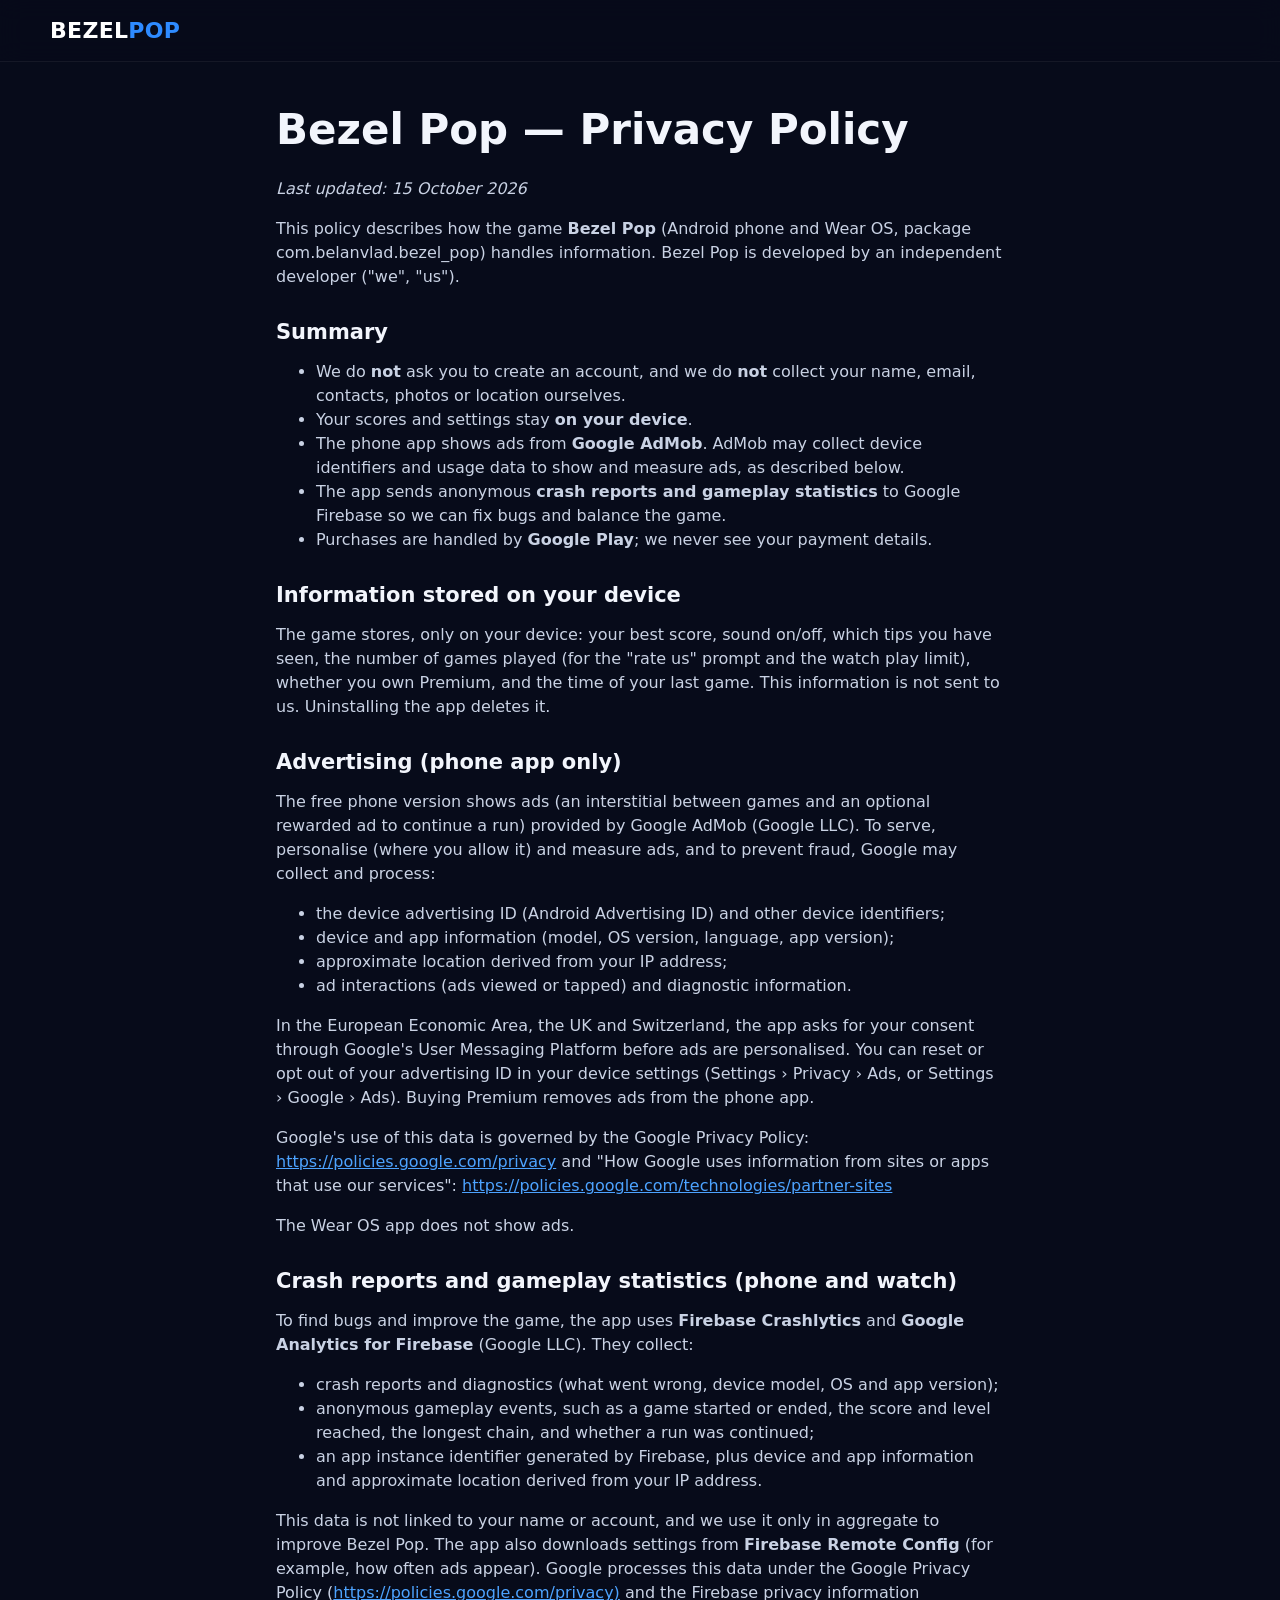
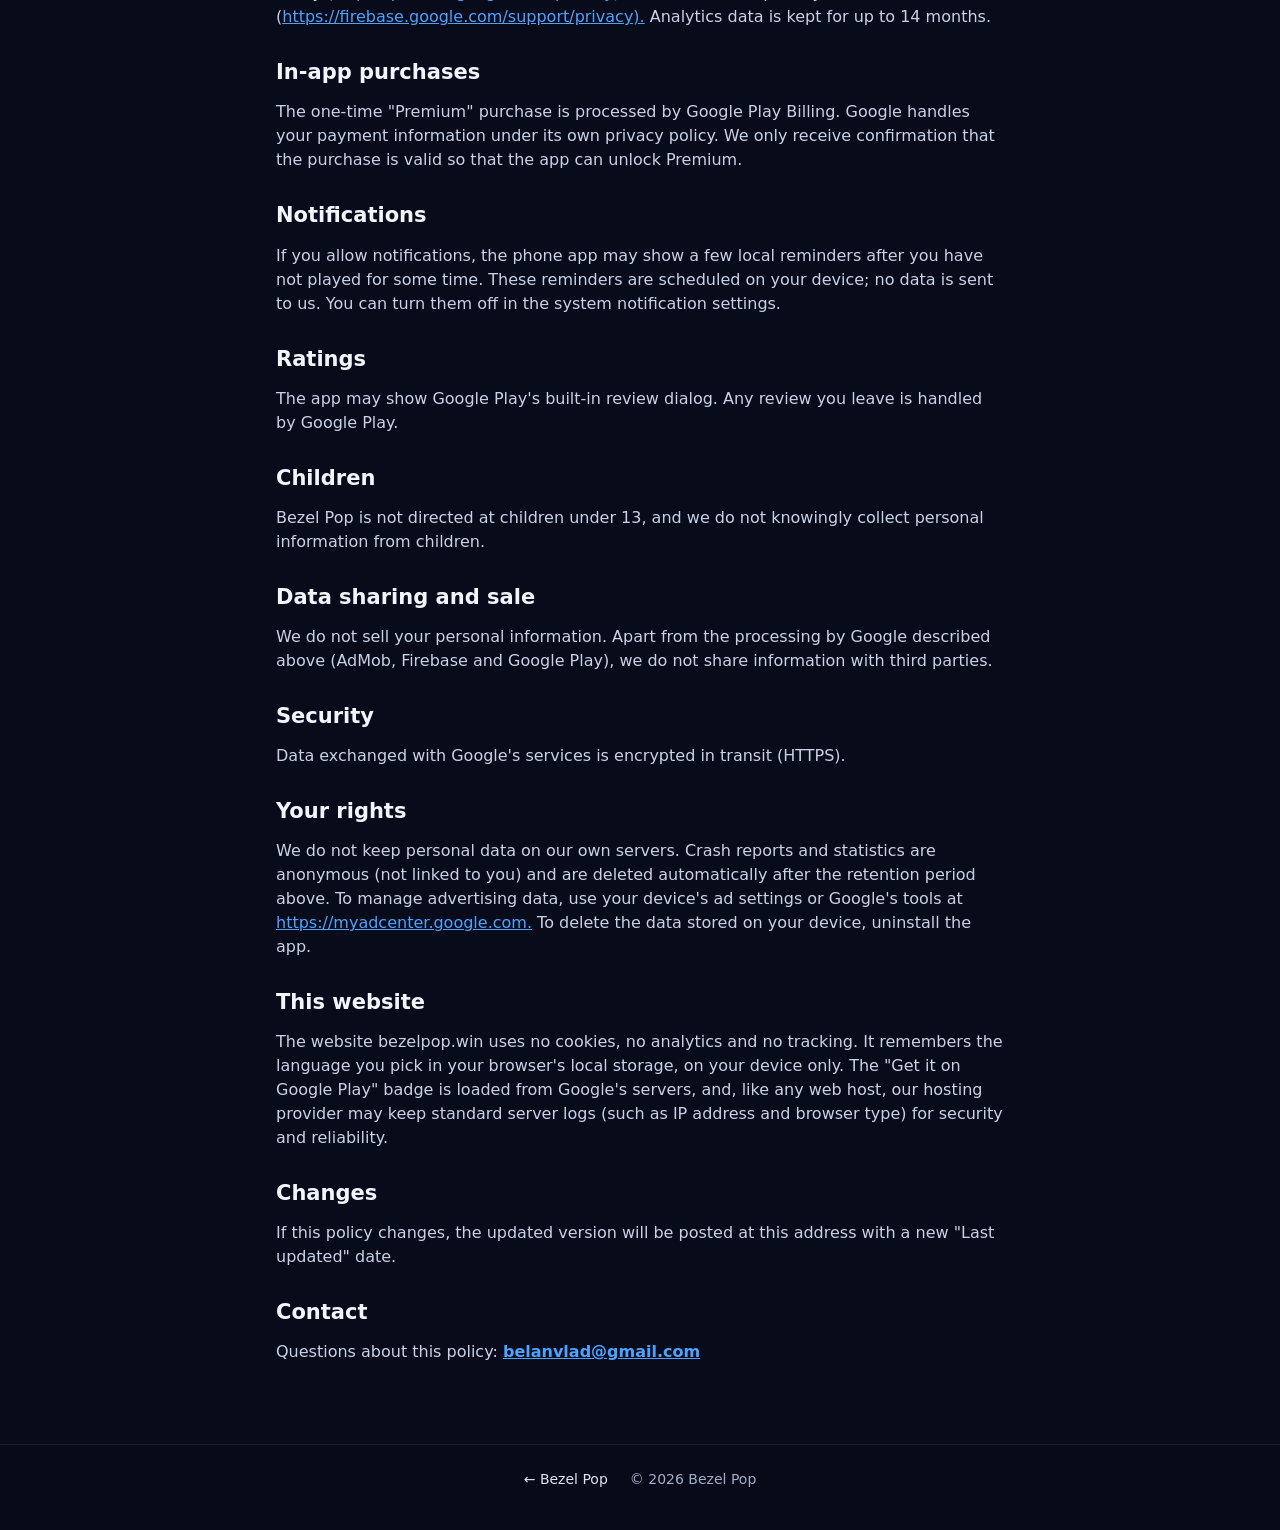
<file: privacy/index.html>
<!doctype html>
<html lang="en">
<head>
<meta charset="utf-8">
<meta name="viewport" content="width=device-width, initial-scale=1">
<title>Privacy Policy — Bezel Pop</title>
<link rel="canonical" href="https://bezelpop.win/privacy/">
<meta name="theme-color" content="#070B1A">
<link rel="icon" type="image/png" href="../img/favicon-64.png">
<link rel="stylesheet" href="../style.css">
<style>
  .policy { max-width: 760px; margin: 0 auto; padding: 36px 16px 64px; }
  .policy h1 { font-size: clamp(30px, 5vw, 42px); font-weight: 900; margin: 0 0 6px; }
  .policy h2 { font-size: 21px; margin: 32px 0 8px; }
  .policy p, .policy li { color: #C9D2E4; }
  .policy a { word-break: break-word; }
</style>
</head>
<body>
<header class="nav"><a class="mark" href="../"><span>BEZEL</span><b>POP</b></a></header>
<main class="policy">
<h1>Bezel Pop — Privacy Policy</h1>
<p><em>Last updated: 15 October 2026</em></p>
<p>This policy describes how the game <strong>Bezel Pop</strong> (Android phone and Wear OS, package com.belanvlad.bezel_pop) handles information. Bezel Pop is developed by an independent developer (&quot;we&quot;, &quot;us&quot;).</p>
<h2>Summary</h2>
<ul>
<li>We do <strong>not</strong> ask you to create an account, and we do <strong>not</strong> collect your name, email, contacts, photos or location ourselves.</li>
<li>Your scores and settings stay <strong>on your device</strong>.</li>
<li>The phone app shows ads from <strong>Google AdMob</strong>. AdMob may collect device identifiers and usage data to show and measure ads, as described below.</li>
<li>The app sends anonymous <strong>crash reports and gameplay statistics</strong> to Google Firebase so we can fix bugs and balance the game.</li>
<li>Purchases are handled by <strong>Google Play</strong>; we never see your payment details.</li>
</ul>
<h2>Information stored on your device</h2>
<p>The game stores, only on your device: your best score, sound on/off, which tips you have seen, the number of games played (for the &quot;rate us&quot; prompt and the watch play limit), whether you own Premium, and the time of your last game. This information is not sent to us. Uninstalling the app deletes it.</p>
<h2>Advertising (phone app only)</h2>
<p>The free phone version shows ads (an interstitial between games and an optional rewarded ad to continue a run) provided by Google AdMob (Google LLC). To serve, personalise (where you allow it) and measure ads, and to prevent fraud, Google may collect and process:</p>
<ul>
<li>the device advertising ID (Android Advertising ID) and other device identifiers;</li>
<li>device and app information (model, OS version, language, app version);</li>
<li>approximate location derived from your IP address;</li>
<li>ad interactions (ads viewed or tapped) and diagnostic information.</li>
</ul>
<p>In the European Economic Area, the UK and Switzerland, the app asks for your consent through Google&#x27;s User Messaging Platform before ads are personalised. You can reset or opt out of your advertising ID in your device settings (Settings › Privacy › Ads, or Settings › Google › Ads). Buying Premium removes ads from the phone app.</p>
<p>Google&#x27;s use of this data is governed by the Google Privacy Policy: <a href="https://policies.google.com/privacy">https://policies.google.com/privacy</a> and &quot;How Google uses information from sites or apps that use our services&quot;: <a href="https://policies.google.com/technologies/partner-sites">https://policies.google.com/technologies/partner-sites</a></p>
<p>The Wear OS app does not show ads.</p>
<h2>Crash reports and gameplay statistics (phone and watch)</h2>
<p>To find bugs and improve the game, the app uses <strong>Firebase Crashlytics</strong> and <strong>Google Analytics for Firebase</strong> (Google LLC). They collect:</p>
<ul>
<li>crash reports and diagnostics (what went wrong, device model, OS and app version);</li>
<li>anonymous gameplay events, such as a game started or ended, the score and level reached, the longest chain, and whether a run was continued;</li>
<li>an app instance identifier generated by Firebase, plus device and app information and approximate location derived from your IP address.</li>
</ul>
<p>This data is not linked to your name or account, and we use it only in aggregate to improve Bezel Pop. The app also downloads settings from <strong>Firebase Remote Config</strong> (for example, how often ads appear). Google processes this data under the Google Privacy Policy (<a href="https://policies.google.com/privacy)">https://policies.google.com/privacy)</a> and the Firebase privacy information (<a href="https://firebase.google.com/support/privacy).">https://firebase.google.com/support/privacy).</a> Analytics data is kept for up to 14 months.</p>
<h2>In-app purchases</h2>
<p>The one-time &quot;Premium&quot; purchase is processed by Google Play Billing. Google handles your payment information under its own privacy policy. We only receive confirmation that the purchase is valid so that the app can unlock Premium.</p>
<h2>Notifications</h2>
<p>If you allow notifications, the phone app may show a few local reminders after you have not played for some time. These reminders are scheduled on your device; no data is sent to us. You can turn them off in the system notification settings.</p>
<h2>Ratings</h2>
<p>The app may show Google Play&#x27;s built-in review dialog. Any review you leave is handled by Google Play.</p>
<h2>Children</h2>
<p>Bezel Pop is not directed at children under 13, and we do not knowingly collect personal information from children.</p>
<h2>Data sharing and sale</h2>
<p>We do not sell your personal information. Apart from the processing by Google described above (AdMob, Firebase and Google Play), we do not share information with third parties.</p>
<h2>Security</h2>
<p>Data exchanged with Google&#x27;s services is encrypted in transit (HTTPS).</p>
<h2>Your rights</h2>
<p>We do not keep personal data on our own servers. Crash reports and statistics are anonymous (not linked to you) and are deleted automatically after the retention period above. To manage advertising data, use your device&#x27;s ad settings or Google&#x27;s tools at <a href="https://myadcenter.google.com.">https://myadcenter.google.com.</a> To delete the data stored on your device, uninstall the app.</p>
<h2>This website</h2>
<p>The website bezelpop.win uses no cookies, no analytics and no tracking. It remembers the language you pick in your browser&#x27;s local storage, on your device only. The &quot;Get it on Google Play&quot; badge is loaded from Google&#x27;s servers, and, like any web host, our hosting provider may keep standard server logs (such as IP address and browser type) for security and reliability.</p>
<h2>Changes</h2>
<p>If this policy changes, the updated version will be posted at this address with a new &quot;Last updated&quot; date.</p>
<h2>Contact</h2>
<p>Questions about this policy: <strong><a href="mailto:belanvlad@gmail.com">belanvlad@gmail.com</a></strong></p>
</main>
<footer class="foot"><a href="../">← Bezel Pop</a><span>© 2026 Bezel Pop</span></footer>
</body>
</html>
</file>
<file: style.css>
:root {
  --bg: #070B1A;
  --text: #F2F5FC;
  --muted: #A3AEC6;
  --blue: #2E8BFF;
  --blue2: #4DA3FF;
  --red: #FF4757;
  --green: #4CD964;
  --yellow: #FFC94D;
  --violet: #A970FF;
  --pink: #FF4F9A;
  --glass: rgba(18, 26, 52, .62);
  --edge: rgba(120, 170, 255, .18);
  color-scheme: dark;
}

* { box-sizing: border-box; }
html { scroll-behavior: smooth; }
body {
  position: relative; margin: 0; background: var(--bg); color: var(--text);
  font-family: system-ui, -apple-system, "Segoe UI", Roboto, "Helvetica Neue", Arial, sans-serif;
  line-height: 1.5; -webkit-font-smoothing: antialiased; overflow-x: hidden;
}
img { max-width: 100%; display: block; }
a { color: var(--blue2); }

/* ---------- neon background: big soft glossy blobs ---------- */
.bg { position: absolute; inset: 0; z-index: -1; overflow: hidden; pointer-events: none;
  background: radial-gradient(1100px 700px at 70% 10%, #1A1F5C 0%, transparent 60%),
              radial-gradient(900px 600px at 0% 60%, #2A0F4D 0%, transparent 60%), var(--bg); }
.blob {
  --c: var(--blue);
  position: absolute; left: var(--x); top: var(--y); width: var(--s); height: var(--s);
  transform: translate(-50%, -50%); border-radius: 50%; opacity: .8; filter: blur(1.5px);
  background:
    radial-gradient(circle at 34% 30%, rgba(255, 255, 255, .55) 0 6%, transparent 18%),
    radial-gradient(circle at 40% 36%, color-mix(in srgb, var(--c) 60%, #fff) 0%, var(--c) 45%, color-mix(in srgb, var(--c) 55%, #000) 80%, transparent 82%);
  box-shadow: 0 0 120px color-mix(in srgb, var(--c) 45%, transparent);
}
.blob.blue { --c: #2E6BFF; } .blob.pink { --c: #FF2E88; } .blob.green { --c: #2BD46A; }
.blob.yellow { --c: #FFB21E; } .blob.violet { --c: #8A3CFF; } .blob.red { --c: #FF3B4E; opacity: .55; }

/* ---------- nav ---------- */
.nav {
  position: sticky; top: 0; z-index: 10; display: flex; align-items: center; gap: 28px;
  padding: 14px max(16px, calc((100vw - 1180px) / 2));
  background: rgba(7, 11, 26, .62); backdrop-filter: blur(12px); border-bottom: 1px solid rgba(255, 255, 255, .06);
}
.mark { text-decoration: none; font-weight: 900; font-size: 22px; letter-spacing: .3px; color: #fff; }
.mark b, .headline span { color: var(--blue); }
.links { display: flex; gap: 26px; }
.links a { color: #DCE3F2; text-decoration: none; font-weight: 600; font-size: 15px; }
.links a:hover { color: #fff; }
.nav-right { margin-left: auto; display: flex; align-items: center; gap: 14px; }
.langs { display: flex; gap: 2px; }
.langs button { background: none; border: 0; color: var(--muted); font: 700 12px/1 inherit; padding: 7px 8px; border-radius: 999px; cursor: pointer; }
.langs button[aria-pressed="true"] { color: #fff; background: rgba(255, 255, 255, .1); }
.btn {
  background: linear-gradient(180deg, #3B9BFF, #1C6FF0); color: #fff; text-decoration: none; font-weight: 800;
  padding: 11px 20px; border-radius: 999px; box-shadow: 0 6px 24px rgba(46, 139, 255, .45); white-space: nowrap;
}

main { padding: 0 16px; }
section { max-width: 1180px; margin: 0 auto; }

/* ---------- hero ---------- */
.hero { display: grid; grid-template-columns: minmax(0, 1fr) minmax(0, 1.08fr); align-items: center; gap: 10px; padding: 34px 0 10px; }
.eyebrow { margin: 0 0 12px; font-size: 13px; font-weight: 800; letter-spacing: .14em; text-transform: uppercase; color: #C9D3EA; }
.headline { margin: 0; font-weight: 900; font-size: clamp(40px, 4.8vw, 62px); line-height: .98; letter-spacing: -1.5px; white-space: nowrap; }
.lead { font-size: clamp(16px, 1.7vw, 19px); color: #D5DCEC; max-width: 470px; margin: 18px 0 24px; }
.cta { display: flex; gap: 12px; flex-wrap: wrap; }
.badge img { height: 76px; width: auto; margin: -11px; }
.cta { align-items: center; }
.badge.apple img { height: 54px; margin: 0; }
.badge.soon { position: relative; display: inline-block; cursor: default; }
.badge.soon img { filter: grayscale(1); opacity: .4; }
.badge.soon em {
  position: absolute; top: -6px; right: -6px; font-style: normal; font-size: 11px; font-weight: 800;
  letter-spacing: .06em; text-transform: uppercase; color: #0A0E17; background: #C9D3EA;
  padding: 3px 8px; border-radius: 999px;
}
.optimized { display: flex; align-items: center; gap: 10px; color: #C9D3EA; font-weight: 600; margin: 26px 0 0; }
.optimized svg { width: 26px; height: 26px; color: #8FA3C8; }
.hero-art img {
  width: 100%; height: auto; max-height: min(640px, 78vh); object-fit: contain; margin: 0 auto;
  -webkit-mask-image: radial-gradient(closest-side, #000 72%, transparent 100%);
  mask-image: radial-gradient(closest-side, #000 72%, transparent 100%);
}

/* ---------- screenshot tiles ---------- */
.shots { display: grid; grid-template-columns: repeat(5, 1fr); gap: 16px; padding: 18px 0 8px; }
.shots figure { margin: 0; }
.shots img {
  aspect-ratio: 1; object-fit: cover; width: 100%; border-radius: 18px;
  border: 2px solid rgba(77, 163, 255, .7);
  box-shadow: 0 0 24px rgba(46, 139, 255, .35), inset 0 0 0 1px rgba(255, 255, 255, .05);
}
.shots figure:nth-child(2) img { border-color: rgba(169, 112, 255, .8); box-shadow: 0 0 24px rgba(169, 112, 255, .35); }
.shots figure:nth-child(3) img { border-color: rgba(255, 140, 50, .85); box-shadow: 0 0 24px rgba(255, 122, 26, .4); }
.shots figure:nth-child(5) img { border-color: rgba(255, 71, 87, .75); box-shadow: 0 0 24px rgba(255, 71, 87, .35); }
.shots figcaption { margin-top: 10px; text-align: center; font-weight: 800; font-size: 14px; }

/* ---------- blocks / tiles ---------- */
.block { padding: 46px 0 4px; }
h2 { font-size: clamp(26px, 3.2vw, 34px); line-height: 1.1; margin: 0 0 18px; font-weight: 900; }
.row { display: grid; gap: 14px; }
.row.three { grid-template-columns: repeat(3, 1fr); }
.row.four { grid-template-columns: repeat(4, 1fr); }
.tile {
  display: flex; align-items: center; gap: 18px; padding: 18px 20px;
  background: var(--glass); border: 1px solid var(--edge); border-radius: 18px;
  backdrop-filter: blur(10px); box-shadow: 0 10px 30px rgba(0, 0, 0, .25);
}
.tile h3 { margin: 0 0 4px; font-size: 18px; font-weight: 900; }
.tile p { margin: 0; color: var(--muted); font-size: 14.5px; }
.tile.compact { align-items: flex-start; }
.sym { width: 34px; height: 34px; flex: 0 0 auto; filter: drop-shadow(0 0 8px rgba(255, 255, 255, .15)); }
.ico { flex: 0 0 auto; min-width: 74px; display: flex; align-items: center; justify-content: center; }
.ico.balls { display: grid; grid-template-columns: repeat(2, 30px); gap: 2px; }
.ico.balls.line { display: flex; gap: 3px; }
.ico.x8 { font-size: 44px; font-weight: 900; color: var(--yellow); text-shadow: 0 0 16px rgba(255, 140, 30, .7); }

/* glossy balls — same palette & lighting as the game */
.b {
  --c: var(--blue2); display: inline-block; width: 30px; height: 30px; border-radius: 50%;
  background:
    radial-gradient(circle at 33% 28%, rgba(255, 255, 255, .95) 0 7%, transparent 9%),
    radial-gradient(circle at 36% 32%, color-mix(in srgb, var(--c) 55%, #fff) 0%, var(--c) 48%, color-mix(in srgb, var(--c) 62%, #000) 100%);
  box-shadow: 0 3px 8px rgba(0, 0, 0, .45), 0 0 14px color-mix(in srgb, var(--c) 40%, transparent);
}
.b.red { --c: var(--red); } .b.blue { --c: var(--blue2); } .b.green { --c: var(--green); }
.b.yellow { --c: var(--yellow); } .b.violet { --c: var(--violet); }
.b.big { width: 62px; height: 62px; }
.b.stone {
  background: radial-gradient(circle at 34% 30%, rgba(255, 255, 255, .4) 0 6%, transparent 8%),
              radial-gradient(circle at 38% 34%, #D9DBDF 0%, #B7BBC3 50%, #7A7F89 100%);
  box-shadow: 0 3px 8px rgba(0, 0, 0, .45);
}
.b.rainbow {
  background: radial-gradient(circle at 33% 28%, rgba(255, 255, 255, .9) 0 7%, transparent 9%),
              radial-gradient(circle at 40% 35%, rgba(255, 255, 255, .35), transparent 55%),
              conic-gradient(var(--red), var(--yellow), var(--green), var(--blue2), var(--violet), var(--red));
  animation: spin 6s linear infinite; box-shadow: 0 0 22px rgba(169, 112, 255, .5);
}
.b.eight {
  display: inline-grid; place-items: center;
  background: radial-gradient(circle at 33% 28%, rgba(255, 255, 255, .7) 0 6%, transparent 8%),
              radial-gradient(circle at 38% 34%, #5B616D 0%, #1B1E24 50%, #050608 100%);
  box-shadow: 0 0 0 2px rgba(255, 255, 255, .3), 0 0 26px rgba(255, 122, 26, .65);
}
.b.eight span { width: 46%; height: 46%; border-radius: 50%; background: #F7F7F2; color: #111;
  display: grid; place-items: center; font-weight: 900; font-size: 19px; transform: translate(-6%, -8%); }
@keyframes spin { to { transform: rotate(360deg); } }

/* ---------- watch ---------- */
.watch { display: grid; grid-template-columns: 1fr 1.05fr; gap: 36px; align-items: center; }
.devices { position: relative; height: 380px; }
.watchface {
  position: absolute; left: 2%; top: 30px; width: 270px; height: 270px; border-radius: 50%; padding: 18px;
  background: repeating-conic-gradient(#2A3040 0 2deg, #171B26 2deg 5deg);
  box-shadow: 0 0 0 6px #10131C, 0 24px 60px rgba(0, 0, 0, .6), 0 0 40px rgba(46, 139, 255, .25);
}
.watchface img { width: 100%; height: 100%; border-radius: 50%; object-fit: cover; }
.phone {
  position: absolute; left: 42%; top: 0; width: 200px; aspect-ratio: 9 / 18; border-radius: 30px; padding: 8px;
  background: #0C0F18; transform: rotate(10deg);
  box-shadow: 0 0 0 2px #2B3346, 0 30px 70px rgba(0, 0, 0, .6), 0 0 50px rgba(169, 112, 255, .25);
}
.phone img { width: 100%; height: 100%; object-fit: cover; object-position: center 60%; border-radius: 23px; }
.watch-text p { color: #D5DCEC; font-size: 17px; }
.checks { list-style: none; padding: 0; margin: 16px 0 0; }
.checks li { position: relative; padding-left: 32px; margin: 10px 0; color: #DCE3F2; }
.checks li::before {
  content: ""; position: absolute; left: 0; top: 2px; width: 20px; height: 20px; border-radius: 50%;
  background: var(--blue) url("data:image/svg+xml,%3Csvg xmlns='http://www.w3.org/2000/svg' viewBox='0 0 20 20'%3E%3Cpath d='M5 10.5l3 3 7-7' fill='none' stroke='white' stroke-width='2.4' stroke-linecap='round' stroke-linejoin='round'/%3E%3C/svg%3E") center/14px no-repeat;
}

/* ---------- FAQ ---------- */
.faq details { background: var(--glass); border: 1px solid var(--edge); border-radius: 14px; margin: 10px 0; backdrop-filter: blur(10px); }
.faq summary { cursor: pointer; padding: 16px 20px; font-weight: 800; list-style: none; display: flex; justify-content: space-between; gap: 12px; }
.faq summary::-webkit-details-marker { display: none; }
.faq summary::after { content: "+"; color: var(--blue2); font-size: 22px; line-height: 1; }
.faq details[open] summary::after { content: "−"; }
.faq details p { margin: 0; padding: 0 20px 16px; color: var(--muted); }

/* ---------- final / footer ---------- */
.final { text-align: center; padding: 60px 0 36px; display: grid; justify-items: center; gap: 12px; }
.foot {
  display: flex; flex-wrap: wrap; gap: 10px 22px; justify-content: center; align-items: center;
  padding: 24px 16px 40px; border-top: 1px solid rgba(255, 255, 255, .07); color: var(--muted); font-size: 14px;
  background: rgba(7, 11, 26, .6);
}
.foot a { color: #DCE3F2; text-decoration: none; }
.foot small { flex-basis: 100%; text-align: center; opacity: .6; font-size: 12px; }

/* ---------- responsive ---------- */
@media (max-width: 1020px) { .links { display: none; } .row.four { grid-template-columns: repeat(2, 1fr); } }
@media (max-width: 880px) {
  .hero { grid-template-columns: 1fr; text-align: center; padding-top: 6px; }
  .hero-art { order: -1; margin: 0 -16px; }
  .hero-art img { border-radius: 0; }
  .lead { margin-left: auto; margin-right: auto; }
  .cta, .optimized { justify-content: center; }
  .headline { white-space: normal; }
  .shots { grid-template-columns: repeat(5, minmax(130px, 1fr)); overflow-x: auto; margin: 0 -16px; padding-left: 16px; padding-right: 16px; }
  .row.three, .row.four { grid-template-columns: 1fr; }
  .watch { grid-template-columns: 1fr; }
  .devices { height: 330px; max-width: 420px; width: 100%; margin: 0 auto; }
  .watchface { width: 220px; height: 220px; left: 0; }
  .phone { width: 160px; left: auto; right: 4%; }
  .blob { opacity: .55; }
}
@media (max-width: 520px) { .nav { gap: 10px; } .btn { padding: 9px 14px; font-size: 13px; } }
@media (max-width: 400px) { .btn { display: none; } }
@media (prefers-reduced-motion: reduce) { .b.rainbow { animation: none; } }
</file>
